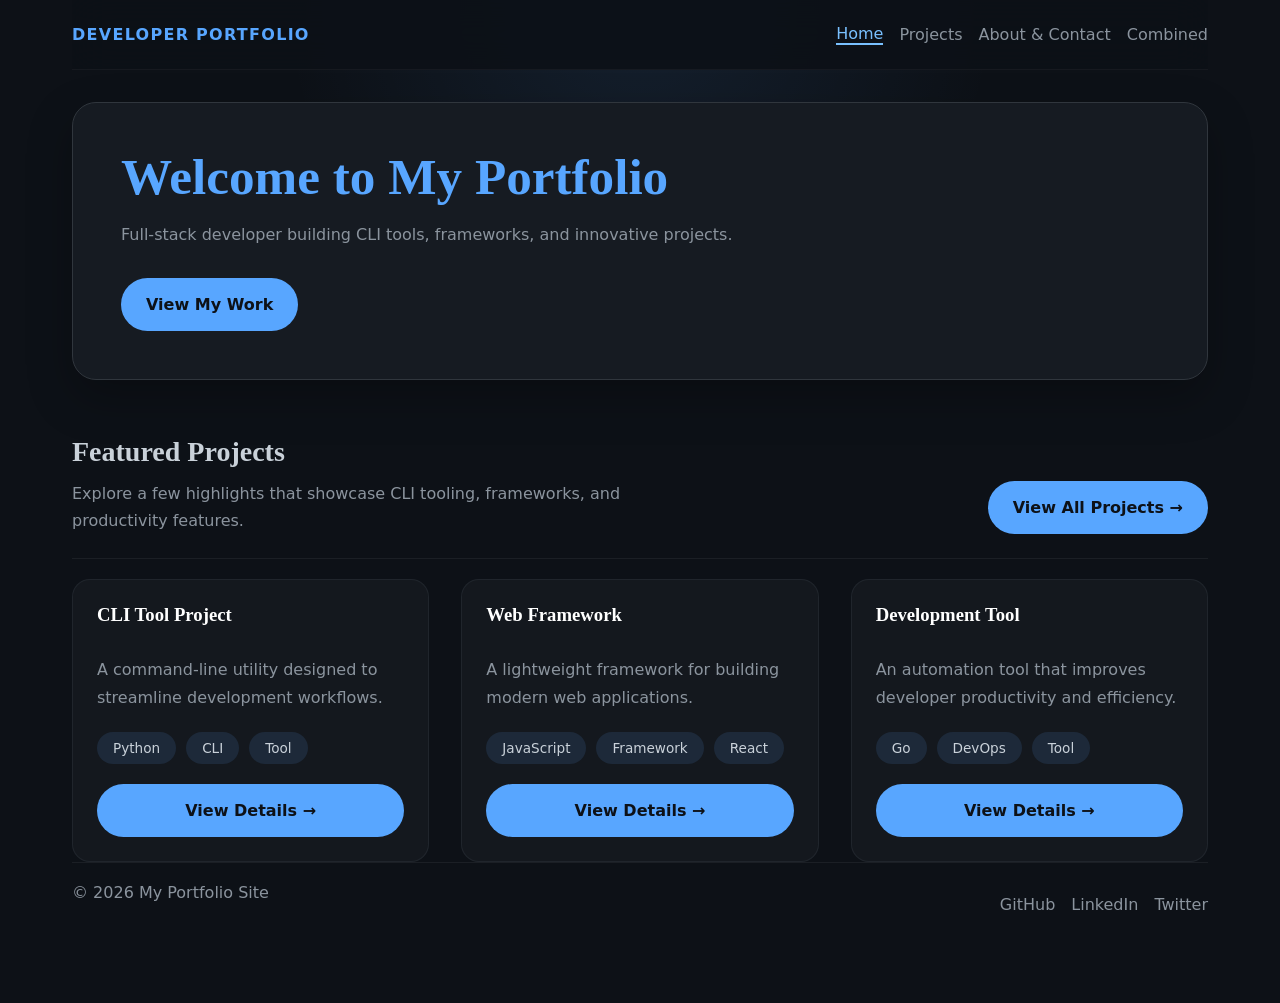
<file: index.html>
<!DOCTYPE html>
<html lang="en">
<head>
    <meta charset="UTF-8">
    <meta name="viewport" content="width=device-width, initial-scale=1.0">
    <meta http-equiv="Content-Security-Policy" content="default-src 'self'; script-src 'self'; style-src 'self' 'unsafe-inline' https://fonts.googleapis.com; font-src https://fonts.gstatic.com; img-src 'self' data:; frame-src 'self'; object-src 'none'; base-uri 'none'; form-action 'self'">
    <meta name="referrer" content="strict-origin-when-cross-origin">
    <title>Welcome to My Portfolio</title>
    <link rel="stylesheet" href="assets/css/styles.css">
</head>
<body>
    <div class="site-wrapper">
        <!-- Shared Navigation -->
        <header class="site-header">
            <nav class="header-nav" aria-label="Primary navigation">
                <a class="header-brand" href="index.html">Developer Portfolio</a>
                <div class="header-links">
                    <a href="index.html" aria-current="page">Home</a>
                    <a href="pages/projects.html">Projects</a>
                    <a href="pages/about.html">About &amp; Contact</a>
                    <a href="pages/combined.html">Combined</a>
                </div>
            </nav>
        </header>

    <!-- Page Content -->
    <main class="page-main">
        <!-- Hero Section -->
        <section class="hero">
            <h1>Welcome to My Portfolio</h1>
            <p>Full-stack developer building CLI tools, frameworks, and innovative projects.</p>
            <a href="pages/projects.html" class="cta-button">View My Work</a>
        </section>

        <!-- Featured Projects Preview -->
        <section class="featured-projects">
            <div class="featured-header">
                <div>
                    <h2>Featured Projects</h2>
                    <p>Explore a few highlights that showcase CLI tooling, frameworks, and productivity features.</p>
                </div>
                <a href="pages/projects.html" class="view-all">View All Projects →</a>
            </div>
            <div class="project-list">
                <article class="project-card">
                    <h3>CLI Tool Project</h3>
                    <p>A command-line utility designed to streamline development workflows.</p>
                    <div class="tech-tags">
                        <span class="tag">Python</span>
                        <span class="tag">CLI</span>
                        <span class="tag">Tool</span>
                    </div>
                    <a href="pages/project-detail.html" class="view-details">View Details →</a>
                </article>

                <article class="project-card">
                    <h3>Web Framework</h3>
                    <p>A lightweight framework for building modern web applications.</p>
                    <div class="tech-tags">
                        <span class="tag">JavaScript</span>
                        <span class="tag">Framework</span>
                        <span class="tag">React</span>
                    </div>
                    <a href="pages/project-detail.html" class="view-details">View Details →</a>
                </article>

                <article class="project-card">
                    <h3>Development Tool</h3>
                    <p>An automation tool that improves developer productivity and efficiency.</p>
                    <div class="tech-tags">
                        <span class="tag">Go</span>
                        <span class="tag">DevOps</span>
                        <span class="tag">Tool</span>
                    </div>
                    <a href="pages/project-detail.html" class="view-details">View Details →</a>
                </article>
            </div>
        </section>
    </main>

    <!-- Footer Element -->
    <footer class="site-footer">
        <p>&copy; 2026 My Portfolio Site</p>
        <div class="footer-links">
            <a href="https://github.com" target="_blank" rel="noopener noreferrer">GitHub</a>
            <a href="https://linkedin.com" target="_blank" rel="noopener noreferrer">LinkedIn</a>
            <a href="https://twitter.com" target="_blank" rel="noopener noreferrer">Twitter</a>
        </div>
    </footer>
    </div>
    <script src="scripts.js"></script>
</body>
</html>
</file>
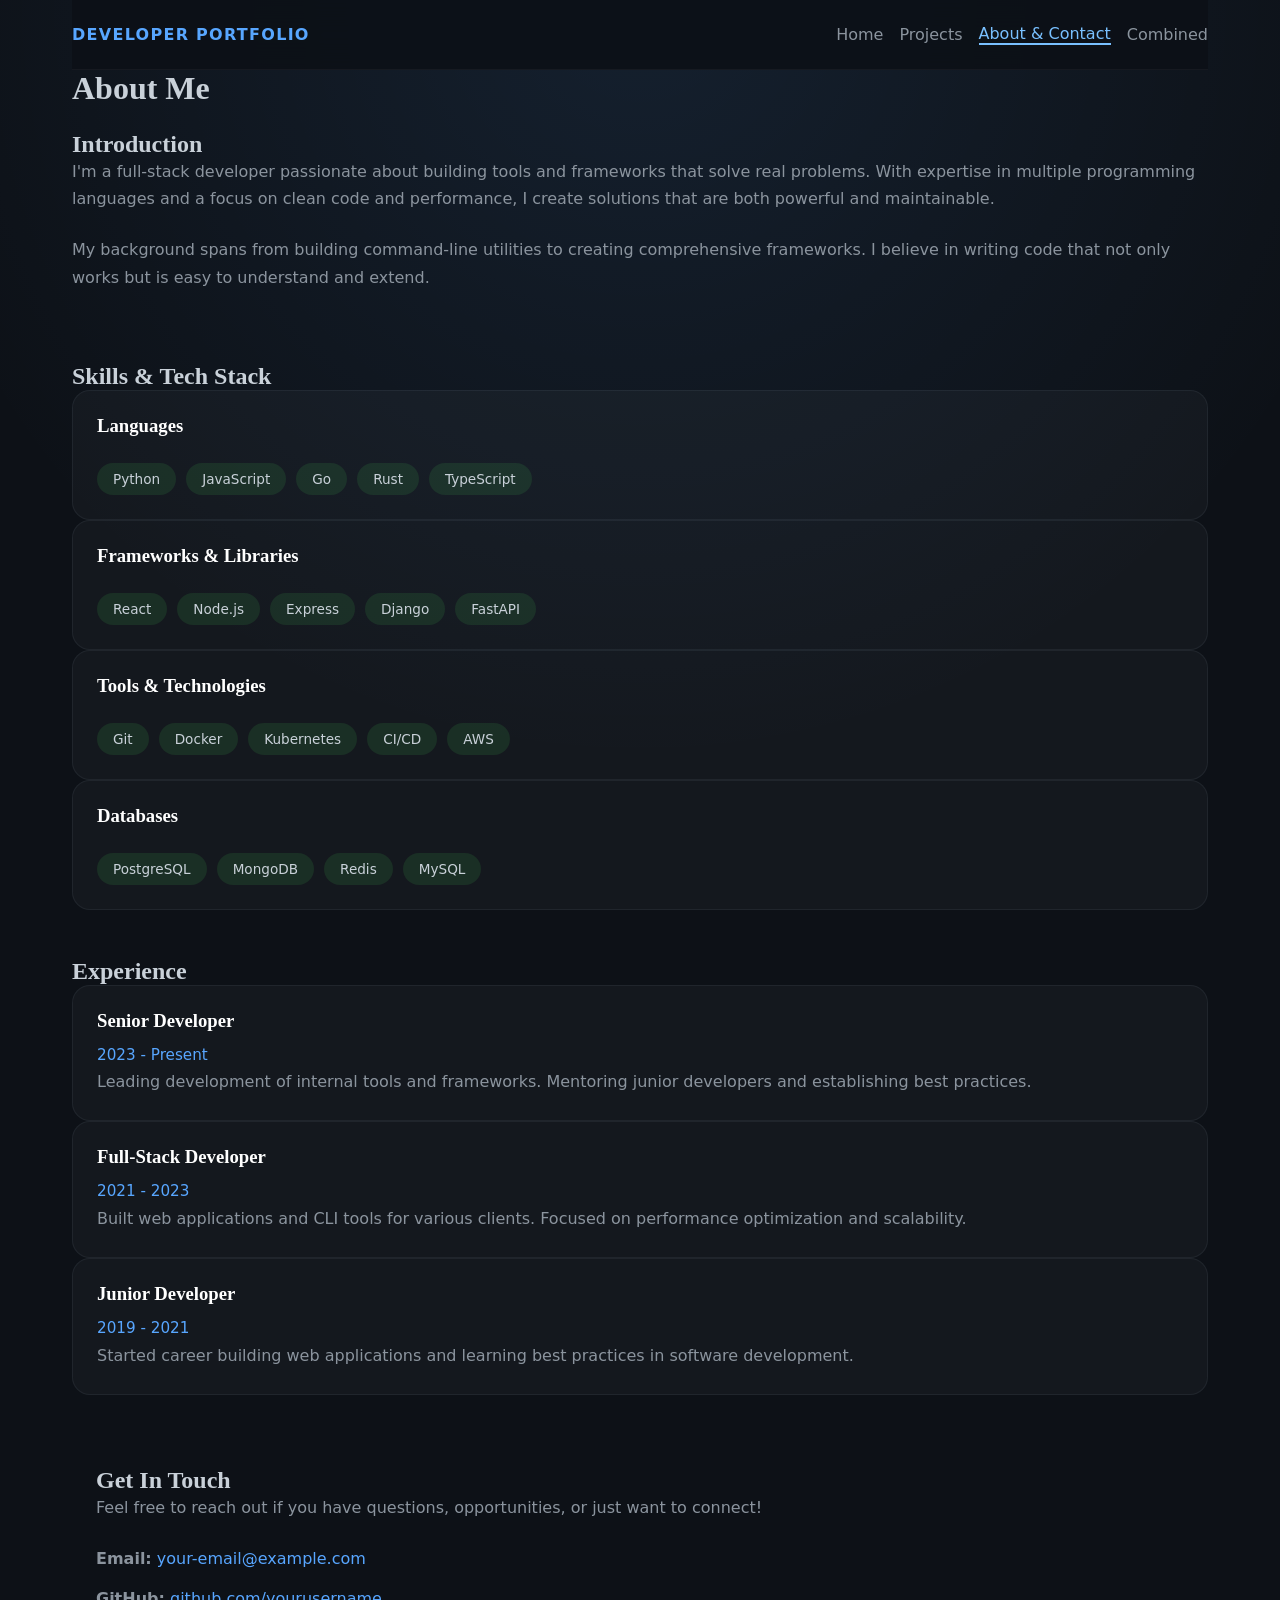
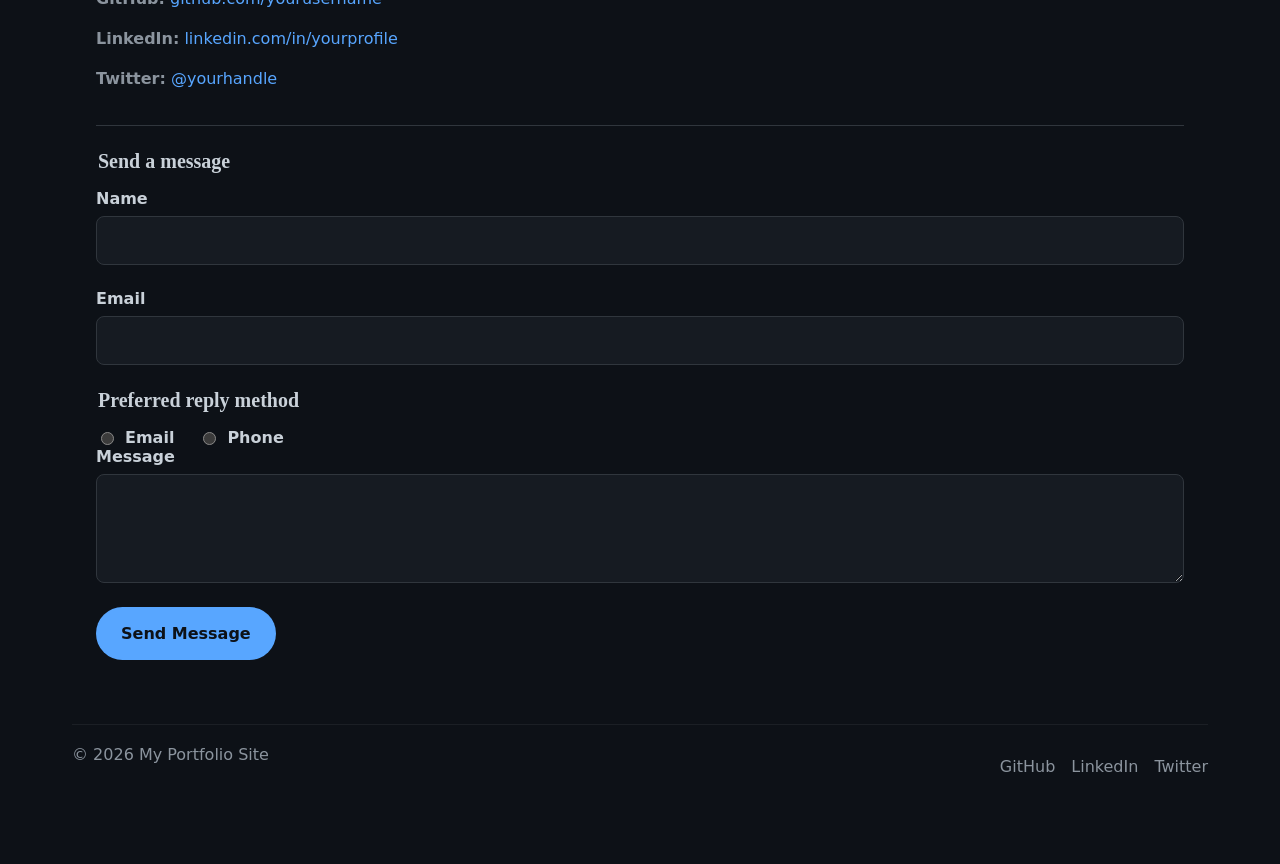
<file: pages/about.html>
<!DOCTYPE html>
<html lang="en">
<head>
    <meta charset="UTF-8">
    <meta name="viewport" content="width=device-width, initial-scale=1.0">
    <meta http-equiv="Content-Security-Policy" content="default-src 'self'; script-src 'self'; style-src 'self' 'unsafe-inline' https://fonts.googleapis.com; font-src https://fonts.gstatic.com; img-src 'self' data:; frame-src 'self'; object-src 'none'; base-uri 'none'; form-action 'self'">
    <meta name="referrer" content="strict-origin-when-cross-origin">
    <title>About &amp; Contact - My Portfolio</title>
    <link rel="stylesheet" href="../assets/css/styles.css">
</head>
<body>
    <div class="site-wrapper">

    <!-- Shared Navigation -->
    <header class="site-header">
        <nav class="header-nav" aria-label="Primary navigation">
            <a class="header-brand" href="../index.html">Developer Portfolio</a>
            <div class="header-links">
                <a href="../index.html">Home</a>
                <a href="projects.html">Projects</a>
                <a href="about.html" aria-current="page">About &amp; Contact</a>
                <a href="combined.html">Combined</a>
            </div>
        </nav>
    </header>

    <!-- Page Content -->
    <main class="page-main">
        <h1>About Me</h1>

        <!-- About Section -->
        <section class="about-section">
            <h2>Introduction</h2>
            <p>I'm a full-stack developer passionate about building tools and frameworks that solve real problems. With expertise in multiple programming languages and a focus on clean code and performance, I create solutions that are both powerful and maintainable.</p>
            <p>My background spans from building command-line utilities to creating comprehensive frameworks. I believe in writing code that not only works but is easy to understand and extend.</p>
        </section>

        <!-- Skills &amp; Tech Stack Section -->
        <section class="skills-section">
            <h2>Skills &amp; Tech Stack</h2>

            <article class="skill-category">
                <h3>Languages</h3>
                <div class="skill-list">
                    <span class="skill-tag">Python</span>
                    <span class="skill-tag">JavaScript</span>
                    <span class="skill-tag">Go</span>
                    <span class="skill-tag">Rust</span>
                    <span class="skill-tag">TypeScript</span>
                </div>
            </article>

            <article class="skill-category">
                <h3>Frameworks &amp; Libraries</h3>
                <div class="skill-list">
                    <span class="skill-tag">React</span>
                    <span class="skill-tag">Node.js</span>
                    <span class="skill-tag">Express</span>
                    <span class="skill-tag">Django</span>
                    <span class="skill-tag">FastAPI</span>
                </div>
            </article>

            <article class="skill-category">
                <h3>Tools &amp; Technologies</h3>
                <div class="skill-list">
                    <span class="skill-tag">Git</span>
                    <span class="skill-tag">Docker</span>
                    <span class="skill-tag">Kubernetes</span>
                    <span class="skill-tag">CI/CD</span>
                    <span class="skill-tag">AWS</span>
                </div>
            </article>

            <article class="skill-category">
                <h3>Databases</h3>
                <div class="skill-list">
                    <span class="skill-tag">PostgreSQL</span>
                    <span class="skill-tag">MongoDB</span>
                    <span class="skill-tag">Redis</span>
                    <span class="skill-tag">MySQL</span>
                </div>
            </article>
        </section>

        <!-- Experience Section -->
        <section class="experience-section">
            <h2>Experience</h2>

            <article class="experience-item">
                <h3>Senior Developer</h3>
                <p class="time-period">2023 - Present</p>
                <p>Leading development of internal tools and frameworks. Mentoring junior developers and establishing best practices.</p>
            </article>

            <article class="experience-item">
                <h3>Full-Stack Developer</h3>
                <p class="time-period">2021 - 2023</p>
                <p>Built web applications and CLI tools for various clients. Focused on performance optimization and scalability.</p>
            </article>

            <article class="experience-item">
                <h3>Junior Developer</h3>
                <p class="time-period">2019 - 2021</p>
                <p>Started career building web applications and learning best practices in software development.</p>
            </article>
        </section>

        <!-- Contact Section -->
        <section class="contact-section">
            <h2>Get In Touch</h2>
            <p>Feel free to reach out if you have questions, opportunities, or just want to connect!</p>

            <div class="contact-info">
                <p>
                    <strong>Email:</strong>
                    <a href="mailto:your-email@example.com">your-email@example.com</a>
                </p>
                <p>
                    <strong>GitHub:</strong>
                    <a href="https://github.com/yourusername" target="_blank" rel="noopener noreferrer">github.com/yourusername</a>
                </p>
                <p>
                    <strong>LinkedIn:</strong>
                    <a href="https://linkedin.com/in/yourprofile" target="_blank" rel="noopener noreferrer">linkedin.com/in/yourprofile</a>
                </p>
                <p>
                    <strong>Twitter:</strong>
                    <a href="https://twitter.com/yourhandle" target="_blank" rel="noopener noreferrer">@yourhandle</a>
                </p>
            </div>

            <form class="contact-form" novalidate>
                <fieldset>
                    <legend>Send a message</legend>

                    <div class="form-field">
                        <label for="contact-name">Name</label>
                        <input id="contact-name" name="name" type="text" autocomplete="name" required aria-describedby="name-error">
                        <p class="error-message" id="name-error">Enter your name.</p>
                    </div>

                    <div class="form-field">
                        <label for="contact-email">Email</label>
                        <input id="contact-email" name="email" type="email" autocomplete="email" required aria-describedby="email-error">
                        <p class="error-message" id="email-error">Enter a valid email address.</p>
                    </div>

                    <fieldset class="contact-method-group">
                        <legend>Preferred reply method</legend>
                        <div class="radio-options">
                            <div>
                                <input id="reply-email" name="reply-method" type="radio" value="email" required aria-describedby="reply-error">
                                <label for="reply-email">Email</label>
                            </div>
                            <div>
                                <input id="reply-phone" name="reply-method" type="radio" value="phone" aria-describedby="reply-error">
                                <label for="reply-phone">Phone</label>
                            </div>
                        </div>
                        <p class="error-message" id="reply-error">Choose a preferred reply method.</p>
                    </fieldset>

                    <div class="form-field">
                        <label for="contact-message">Message</label>
                        <textarea id="contact-message" name="message" rows="5" required aria-describedby="message-error"></textarea>
                        <p class="error-message" id="message-error">Enter a brief message.</p>
                    </div>

                    <button class="cta-button" type="submit">Send Message</button>
                    <p class="form-status" role="status" aria-live="polite"></p>
                </fieldset>
            </form>
        </section>
    </main>

    <!-- Footer Element -->
    <footer class="site-footer">
        <p>&copy; 2026 My Portfolio Site</p>
        <div class="footer-links">
            <a href="https://github.com" target="_blank" rel="noopener noreferrer">GitHub</a>
            <a href="https://linkedin.com" target="_blank" rel="noopener noreferrer">LinkedIn</a>
            <a href="https://twitter.com" target="_blank" rel="noopener noreferrer">Twitter</a>
        </div>
    </footer>
    </div>
    <script src="../scripts.js"></script>
</body>
</html>
</file>
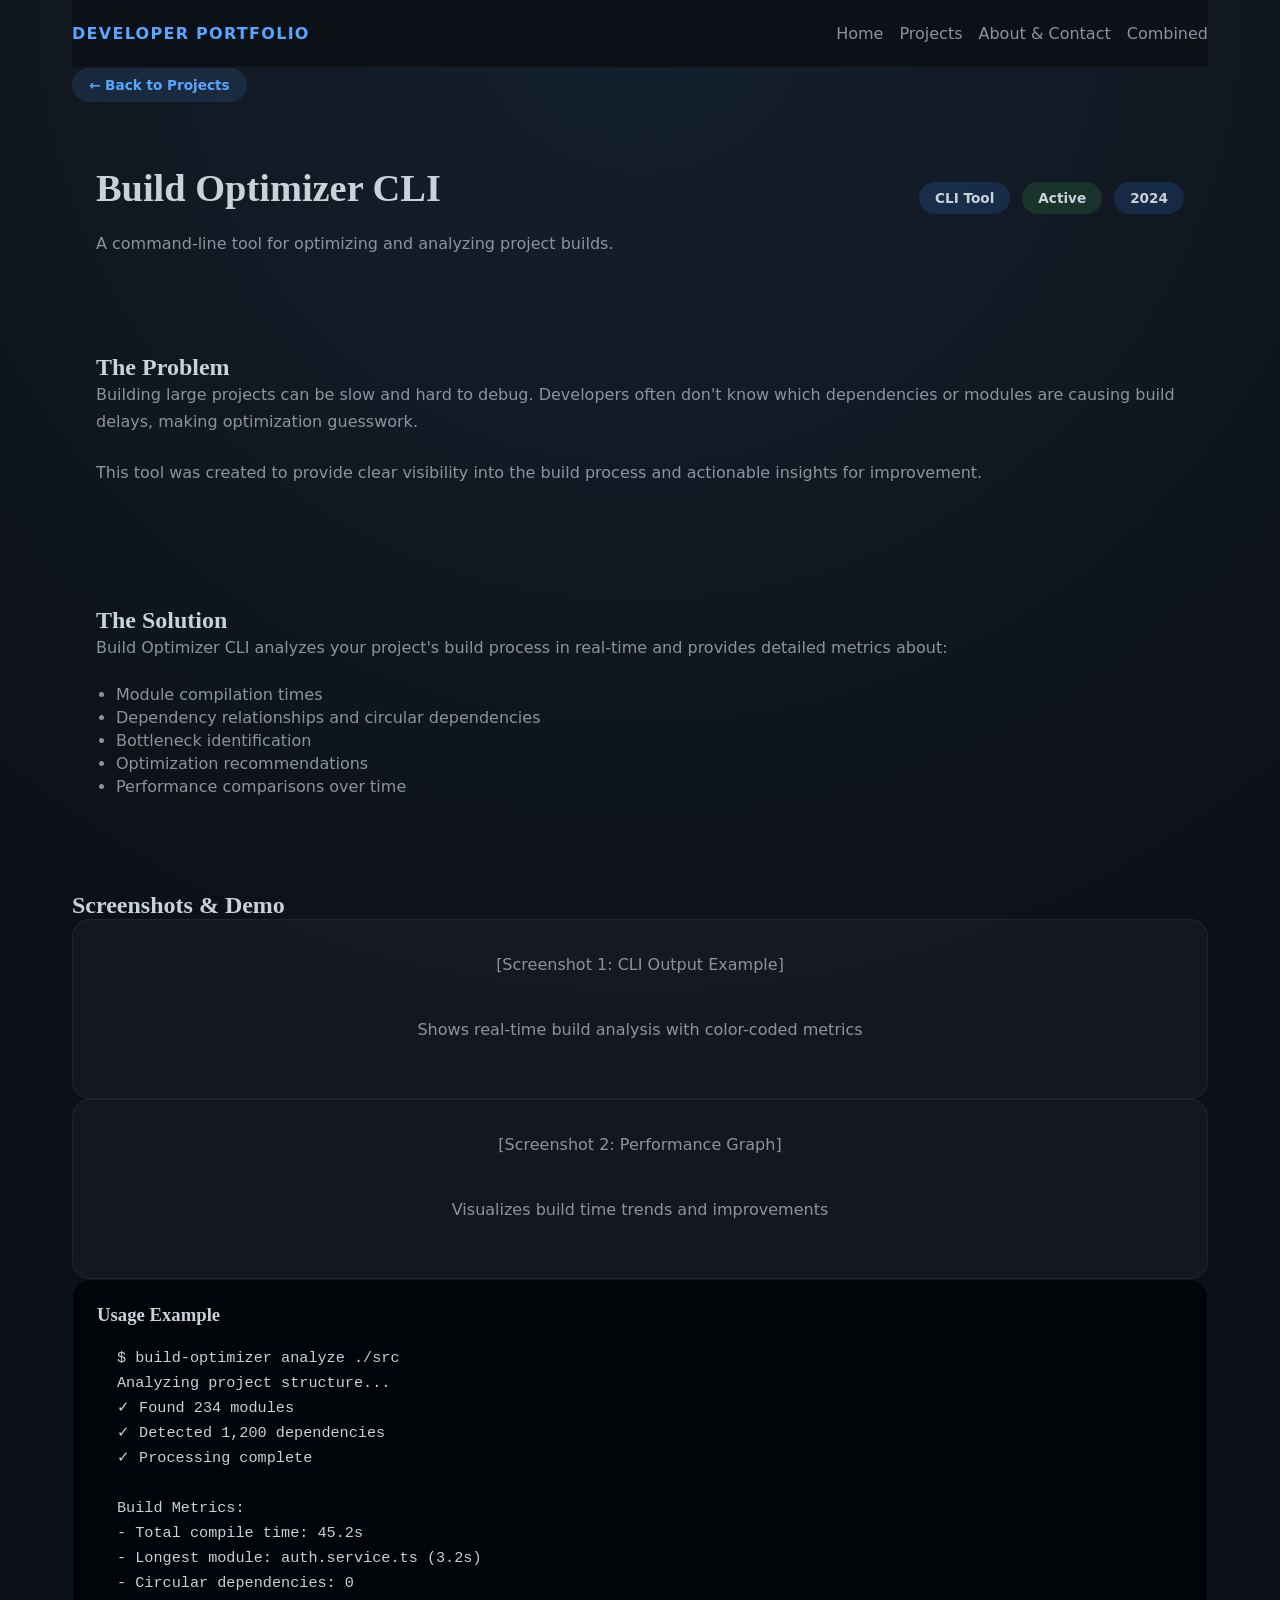
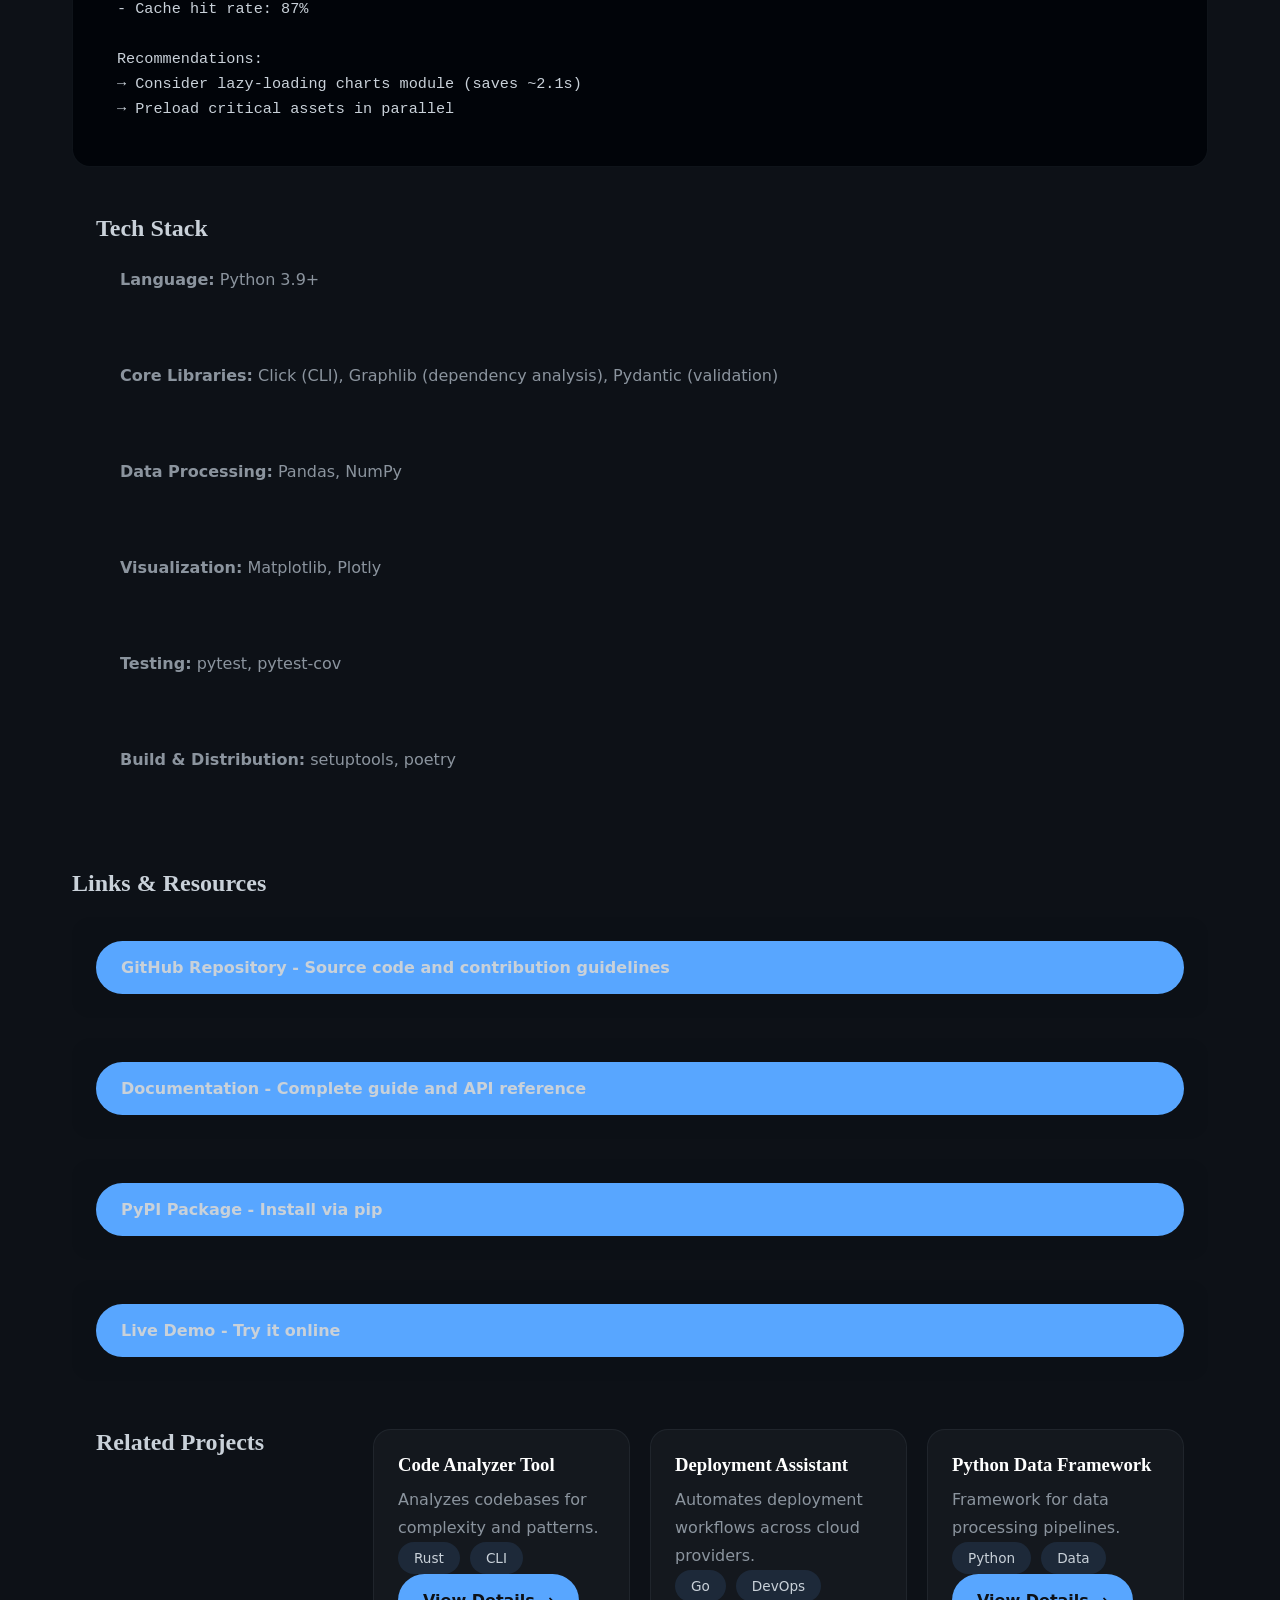
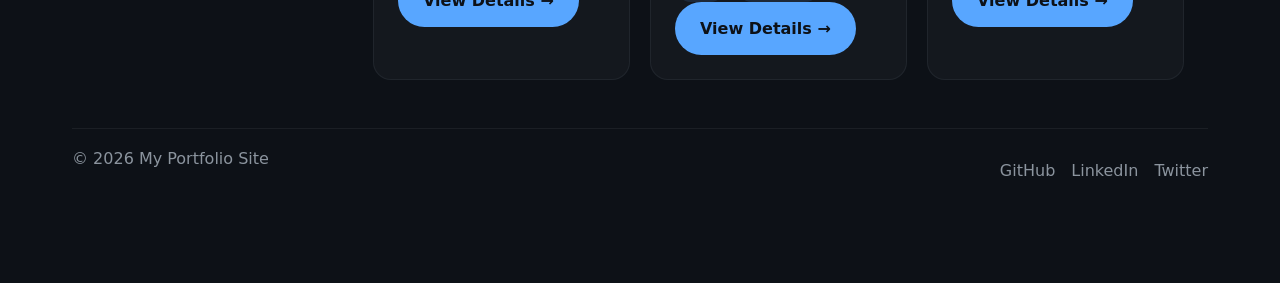
<file: pages/project-detail.html>
<!DOCTYPE html>
<html lang="en">
<head>
    <meta charset="UTF-8">
    <meta name="viewport" content="width=device-width, initial-scale=1.0">
    <meta http-equiv="Content-Security-Policy" content="default-src 'self'; script-src 'self'; style-src 'self' 'unsafe-inline' https://fonts.googleapis.com; font-src https://fonts.gstatic.com; img-src 'self' data:; frame-src 'self'; object-src 'none'; base-uri 'none'; form-action 'self'">
    <meta name="referrer" content="strict-origin-when-cross-origin">
    <title>Project Details - My Portfolio</title>
    <link rel="stylesheet" href="../assets/css/styles.css">
</head>
<body>
    <div class="site-wrapper">

    <!-- Shared Navigation -->
    <header class="site-header">
        <nav class="header-nav" aria-label="Primary navigation">
            <span class="header-brand">Developer Portfolio</span>
            <div class="header-links">
                <a href="index.html">Home</a>
                <a href="projects.html">Projects</a>
                <a href="about.html">About & Contact</a>
                <a href="combined.html">Combined</a>
            </div>
        </nav>
    </header>

    <!-- Page Content -->
    <main class="page-main">
        <!-- Back Button -->
        <nav class="breadcrumb">
            <a href="projects.html">← Back to Projects</a>
        </nav>

        <!-- Project Hero -->
        <section class="project-hero">
            <div class="project-header">
                <h1>Build Optimizer CLI</h1>
                <div class="project-metadata">
                    <span class="category-badge">CLI Tool</span>
                    <span class="status-badge">Active</span>
                    <span class="year">2024</span>
                </div>
            </div>
            <p class="project-tagline">A command-line tool for optimizing and analyzing project builds.</p>
        </section>

        <!-- Problem Statement -->
        <section class="problem-statement">
            <h2>The Problem</h2>
            <p>Building large projects can be slow and hard to debug. Developers often don't know which dependencies or modules are causing build delays, making optimization guesswork.</p>
            <p>This tool was created to provide clear visibility into the build process and actionable insights for improvement.</p>
        </section>

        <!-- Solution & Features -->
        <section class="solution-section">
            <h2>The Solution</h2>
            <p>Build Optimizer CLI analyzes your project's build process in real-time and provides detailed metrics about:</p>
            <ul>
                <li>Module compilation times</li>
                <li>Dependency relationships and circular dependencies</li>
                <li>Bottleneck identification</li>
                <li>Optimization recommendations</li>
                <li>Performance comparisons over time</li>
            </ul>
        </section>

        <!-- Visual Content / Screenshots -->
        <section class="visual-content">
            <h2>Screenshots & Demo</h2>
            <div class="screenshot-placeholder">
                <p>[Screenshot 1: CLI Output Example]</p>
                <p>Shows real-time build analysis with color-coded metrics</p>
            </div>
            <div class="screenshot-placeholder">
                <p>[Screenshot 2: Performance Graph]</p>
                <p>Visualizes build time trends and improvements</p>
            </div>
            <div class="code-snippet">
                <h3>Usage Example</h3>
                <pre><code>$ build-optimizer analyze ./src
Analyzing project structure...
✓ Found 234 modules
✓ Detected 1,200 dependencies
✓ Processing complete

Build Metrics:
- Total compile time: 45.2s
- Longest module: auth.service.ts (3.2s)
- Circular dependencies: 0
- Cache hit rate: 87%

Recommendations:
→ Consider lazy-loading charts module (saves ~2.1s)
→ Preload critical assets in parallel</code></pre>
            </div>
        </section>

        <!-- Tech Stack -->
        <section class="tech-stack-section">
            <h2>Tech Stack</h2>
            <div class="tech-stack-list">
                <div class="tech-item">
                    <strong>Language:</strong> Python 3.9+
                </div>
                <div class="tech-item">
                    <strong>Core Libraries:</strong> Click (CLI), Graphlib (dependency analysis), Pydantic (validation)
                </div>
                <div class="tech-item">
                    <strong>Data Processing:</strong> Pandas, NumPy
                </div>
                <div class="tech-item">
                    <strong>Visualization:</strong> Matplotlib, Plotly
                </div>
                <div class="tech-item">
                    <strong>Testing:</strong> pytest, pytest-cov
                </div>
                <div class="tech-item">
                    <strong>Build & Distribution:</strong> setuptools, poetry
                </div>
            </div>
        </section>

        <!-- Project Links -->
        <section class="project-links">
            <h2>Links & Resources</h2>
            <div class="link-group">
                <a href="https://github.com/username/build-optimizer" target="_blank" rel="noopener noreferrer" class="project-link">
                    <strong>GitHub Repository</strong> - Source code and contribution guidelines
                </a>
            </div>
            <div class="link-group">
                <a href="https://build-optimizer-docs.example.com" target="_blank" rel="noopener noreferrer" class="project-link">
                    <strong>Documentation</strong> - Complete guide and API reference
                </a>
            </div>
            <div class="link-group">
                <a href="https://pypi.org/project/build-optimizer" target="_blank" rel="noopener noreferrer" class="project-link">
                    <strong>PyPI Package</strong> - Install via pip
                </a>
            </div>
            <div class="link-group">
                <a href="https://demo.build-optimizer.example.com" target="_blank" rel="noopener noreferrer" class="project-link">
                    <strong>Live Demo</strong> - Try it online
                </a>
            </div>
        </section>

        <!-- Related Projects -->
        <section class="related-projects">
            <h2>Related Projects</h2>
            
            <article class="related-project-card">
                <h3>Code Analyzer Tool</h3>
                <p>Analyzes codebases for complexity and patterns.</p>
                <div class="tech-tags">
                    <span class="tag">Rust</span>
                    <span class="tag">CLI</span>
                </div>
                <a href="project-detail.html?project=code-analyzer" class="view-details">View Details →</a>
            </article>

            <article class="related-project-card">
                <h3>Deployment Assistant</h3>
                <p>Automates deployment workflows across cloud providers.</p>
                <div class="tech-tags">
                    <span class="tag">Go</span>
                    <span class="tag">DevOps</span>
                </div>
                <a href="project-detail.html?project=deploy-assistant" class="view-details">View Details →</a>
            </article>

            <article class="related-project-card">
                <h3>Python Data Framework</h3>
                <p>Framework for data processing pipelines.</p>
                <div class="tech-tags">
                    <span class="tag">Python</span>
                    <span class="tag">Data</span>
                </div>
                <a href="project-detail.html?project=data-framework" class="view-details">View Details →</a>
            </article>
        </section>
    </main>

    <!-- Footer Element -->
    <footer class="site-footer">
        <p>&copy; 2026 My Portfolio Site</p>
        <div class="footer-links">
            <a href="https://github.com" target="_blank" rel="noopener noreferrer">GitHub</a>
            <a href="https://linkedin.com" target="_blank" rel="noopener noreferrer">LinkedIn</a>
            <a href="https://twitter.com" target="_blank" rel="noopener noreferrer">Twitter</a>
        </div>
    </footer>
    </div>
    <script src="../scripts.js"></script>
</body>
</html>
</file>
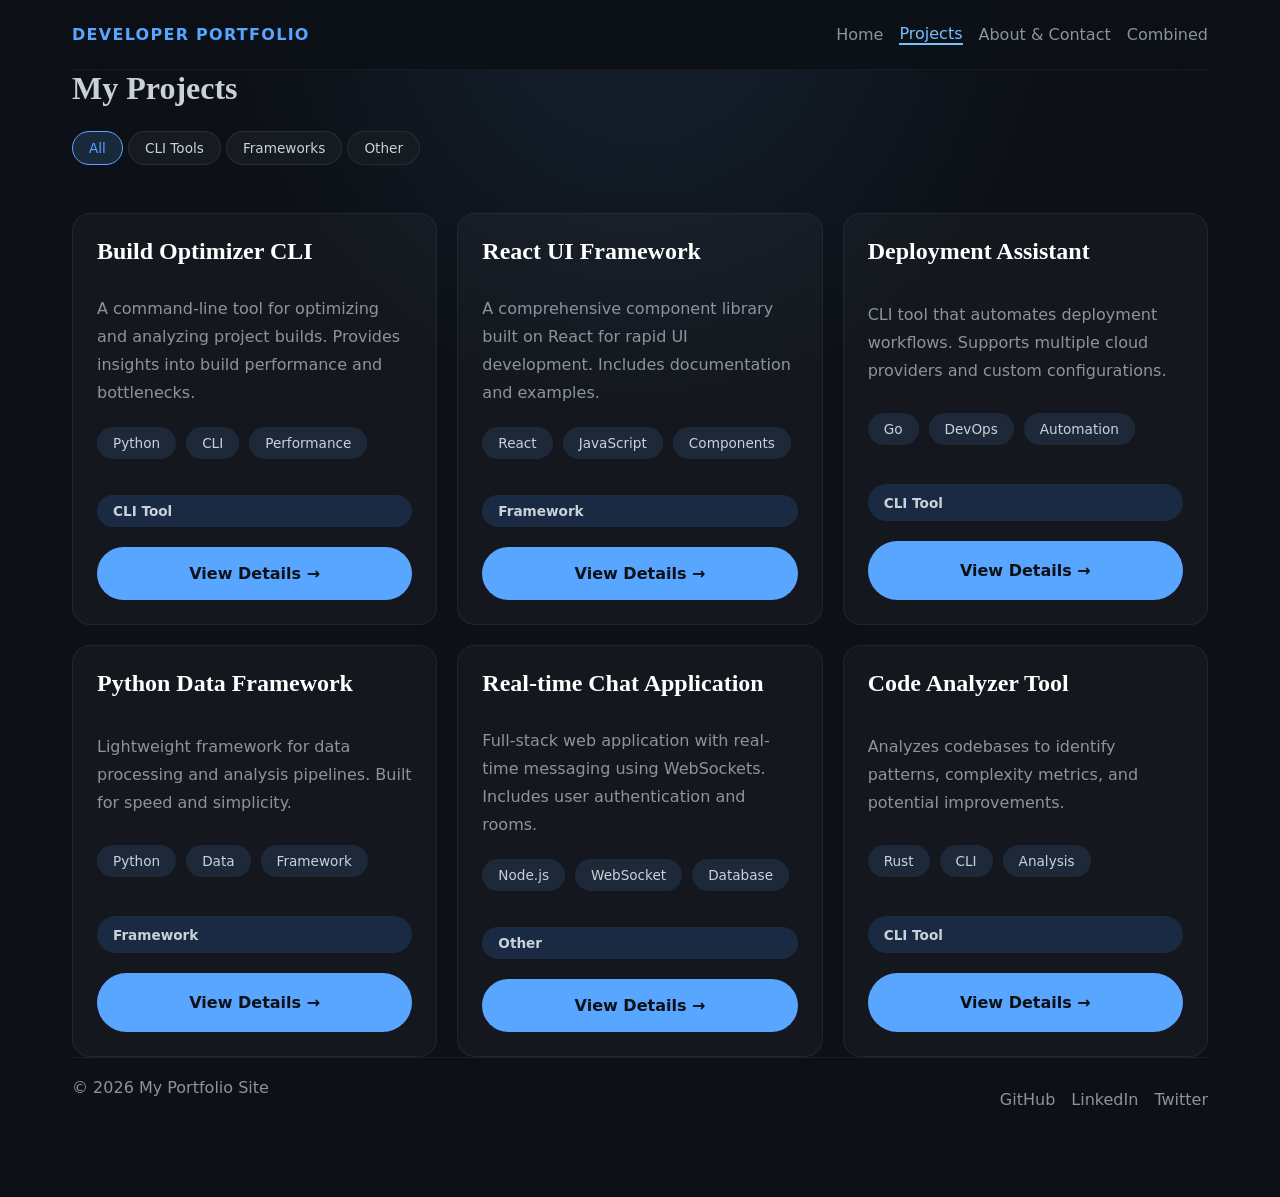
<file: pages/projects.html>
<!DOCTYPE html>
<html lang="en">
<head>
    <meta charset="UTF-8">
    <meta name="viewport" content="width=device-width, initial-scale=1.0">
    <meta http-equiv="Content-Security-Policy" content="default-src 'self'; script-src 'self'; style-src 'self' 'unsafe-inline' https://fonts.googleapis.com; font-src https://fonts.gstatic.com; img-src 'self' data:; frame-src 'self'; object-src 'none'; base-uri 'none'; form-action 'self'">
    <meta name="referrer" content="strict-origin-when-cross-origin">
    <title>Projects - My Portfolio</title>
    <link rel="stylesheet" href="../assets/css/styles.css">
</head>
<body>
    <div class="site-wrapper">

    <!-- Shared Navigation -->
    <header class="site-header">
        <nav class="header-nav" aria-label="Primary navigation">
            <a class="header-brand" href="../index.html">Developer Portfolio</a>
            <div class="header-links">
                <a href="../index.html">Home</a>
                <a href="projects.html" aria-current="page">Projects</a>
                <a href="about.html">About &amp; Contact</a>
                <a href="combined.html">Combined</a>
            </div>
        </nav>
    </header>

    <!-- Page Content -->
    <main class="page-main">
        <h1>My Projects</h1>

        <!-- Project Filters -->
        <section class="filters">
            <button type="button" class="filter-btn active" data-filter="all">All</button>
            <button type="button" class="filter-btn" data-filter="cli-tools">CLI Tools</button>
            <button type="button" class="filter-btn" data-filter="frameworks">Frameworks</button>
            <button type="button" class="filter-btn" data-filter="other">Other</button>
        </section>

        <!-- Projects Grid -->
        <section class="projects-grid">

            <article class="project-card" data-category="cli-tools">
                <h2>Build Optimizer CLI</h2>
                <p>A command-line tool for optimizing and analyzing project builds. Provides insights into build performance and bottlenecks.</p>
                <div class="tech-tags">
                    <span class="tag">Python</span>
                    <span class="tag">CLI</span>
                    <span class="tag">Performance</span>
                </div>
                <div class="category-badge">CLI Tool</div>
                <a href="project-detail.html?project=build-optimizer" class="view-details">View Details →</a>
            </article>

            <article class="project-card" data-category="frameworks">
                <h2>React UI Framework</h2>
                <p>A comprehensive component library built on React for rapid UI development. Includes documentation and examples.</p>
                <div class="tech-tags">
                    <span class="tag">React</span>
                    <span class="tag">JavaScript</span>
                    <span class="tag">Components</span>
                </div>
                <div class="category-badge">Framework</div>
                <a href="project-detail.html?project=react-ui" class="view-details">View Details →</a>
            </article>

            <article class="project-card" data-category="cli-tools">
                <h2>Deployment Assistant</h2>
                <p>CLI tool that automates deployment workflows. Supports multiple cloud providers and custom configurations.</p>
                <div class="tech-tags">
                    <span class="tag">Go</span>
                    <span class="tag">DevOps</span>
                    <span class="tag">Automation</span>
                </div>
                <div class="category-badge">CLI Tool</div>
                <a href="project-detail.html?project=deploy-assistant" class="view-details">View Details →</a>
            </article>

            <article class="project-card" data-category="frameworks">
                <h2>Python Data Framework</h2>
                <p>Lightweight framework for data processing and analysis pipelines. Built for speed and simplicity.</p>
                <div class="tech-tags">
                    <span class="tag">Python</span>
                    <span class="tag">Data</span>
                    <span class="tag">Framework</span>
                </div>
                <div class="category-badge">Framework</div>
                <a href="project-detail.html?project=data-framework" class="view-details">View Details →</a>
            </article>

            <article class="project-card" data-category="other">
                <h2>Real-time Chat Application</h2>
                <p>Full-stack web application with real-time messaging using WebSockets. Includes user authentication and rooms.</p>
                <div class="tech-tags">
                    <span class="tag">Node.js</span>
                    <span class="tag">WebSocket</span>
                    <span class="tag">Database</span>
                </div>
                <div class="category-badge">Other</div>
                <a href="project-detail.html?project=chat-app" class="view-details">View Details →</a>
            </article>

            <article class="project-card" data-category="cli-tools">
                <h2>Code Analyzer Tool</h2>
                <p>Analyzes codebases to identify patterns, complexity metrics, and potential improvements.</p>
                <div class="tech-tags">
                    <span class="tag">Rust</span>
                    <span class="tag">CLI</span>
                    <span class="tag">Analysis</span>
                </div>
                <div class="category-badge">CLI Tool</div>
                <a href="project-detail.html?project=code-analyzer" class="view-details">View Details →</a>
            </article>

        </section>
    </main>

    <!-- Footer Element -->
    <footer class="site-footer">
        <p>&copy; 2026 My Portfolio Site</p>
        <div class="footer-links">
            <a href="https://github.com" target="_blank" rel="noopener noreferrer">GitHub</a>
            <a href="https://linkedin.com" target="_blank" rel="noopener noreferrer">LinkedIn</a>
            <a href="https://twitter.com" target="_blank" rel="noopener noreferrer">Twitter</a>
        </div>
    </footer>
    </div>
    <script src="../scripts.js"></script>
</body>
</html>
</file>
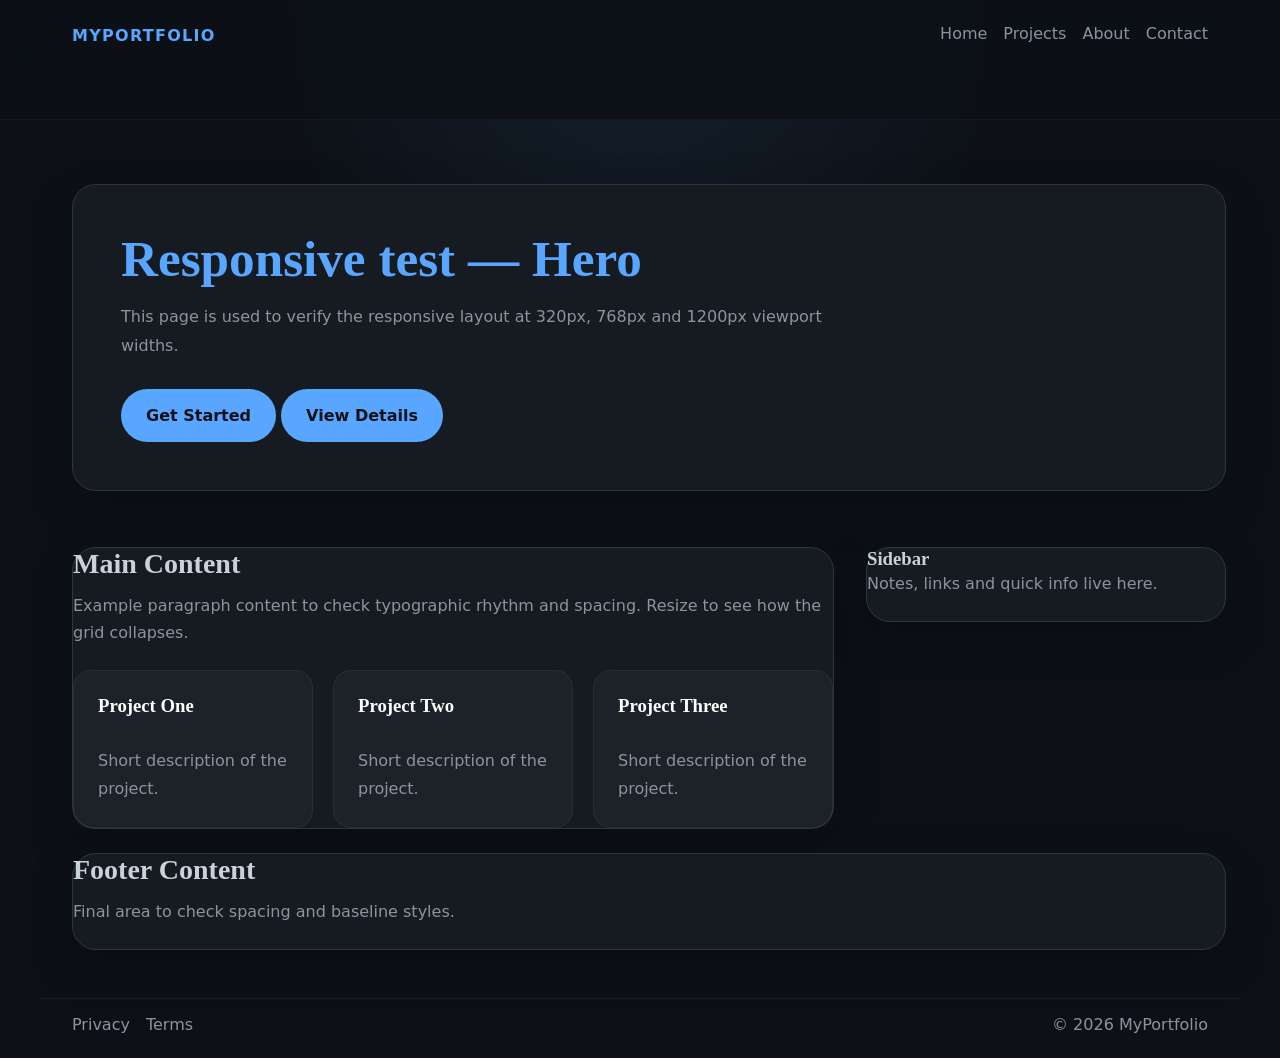
<file: pages/responsive-test.html>
<!doctype html>
<html lang="en">
<head>
  <meta charset="utf-8" />
  <meta name="viewport" content="width=device-width, initial-scale=1" />
  <meta http-equiv="Content-Security-Policy" content="default-src 'self'; script-src 'self'; style-src 'self' 'unsafe-inline' https://fonts.googleapis.com; font-src https://fonts.gstatic.com; img-src 'self' data:; frame-src 'self'; object-src 'none'; base-uri 'none'; form-action 'self'">
  <meta name="referrer" content="strict-origin-when-cross-origin">
  <title>Responsive Test</title>
  <link rel="stylesheet" href="../assets/css/styles.css">
</head>
<body>
  <header class="site-header">
    <div class="site-wrapper header-nav">
      <div class="header-brand">MyPortfolio</div>
      <nav class="header-links">
        <ul>
          <li><a href="#">Home</a></li>
          <li><a href="#">Projects</a></li>
          <li><a href="#">About</a></li>
          <li><a href="#">Contact</a></li>
        </ul>
      </nav>
    </div>
  </header>

  <main id="main" class="site-wrapper page-main">
    <section class="hero">
      <h1>Responsive test — Hero</h1>
      <p>This page is used to verify the responsive layout at 320px, 768px and 1200px viewport widths.</p>
      <div class="cta-row">
        <a class="cta-button" href="#">Get Started</a>
        <a class="view-details" href="#">View Details</a>
      </div>
    </section>

    <section class="two-column">
      <main class="content">
        <article class="section-block">
          <h2 class="section-title">Main Content</h2>
          <p>Example paragraph content to check typographic rhythm and spacing. Resize to see how the grid collapses.</p>

          <div class="projects-grid">
            <div class="project-card">
              <h3>Project One</h3>
              <p class="text-muted">Short description of the project.</p>
            </div>
            <div class="project-card">
              <h3>Project Two</h3>
              <p class="text-muted">Short description of the project.</p>
            </div>
            <div class="project-card">
              <h3>Project Three</h3>
              <p class="text-muted">Short description of the project.</p>
            </div>
          </div>
        </article>
      </main>

      <aside class="sidebar">
        <div class="section-block">
          <h3>Sidebar</h3>
          <p class="text-muted">Notes, links and quick info live here.</p>
        </div>
      </aside>
    </section>

    <section class="section-block">
      <h2 class="section-title">Footer Content</h2>
      <p>Final area to check spacing and baseline styles.</p>
    </section>
  </main>

  <footer class="site-footer site-wrapper">
    <div class="footer-links">
      <a href="#">Privacy</a>
      <a href="#">Terms</a>
    </div>
    <div class="text-muted">© 2026 MyPortfolio</div>
  </footer>
</body>
</html>
</file>
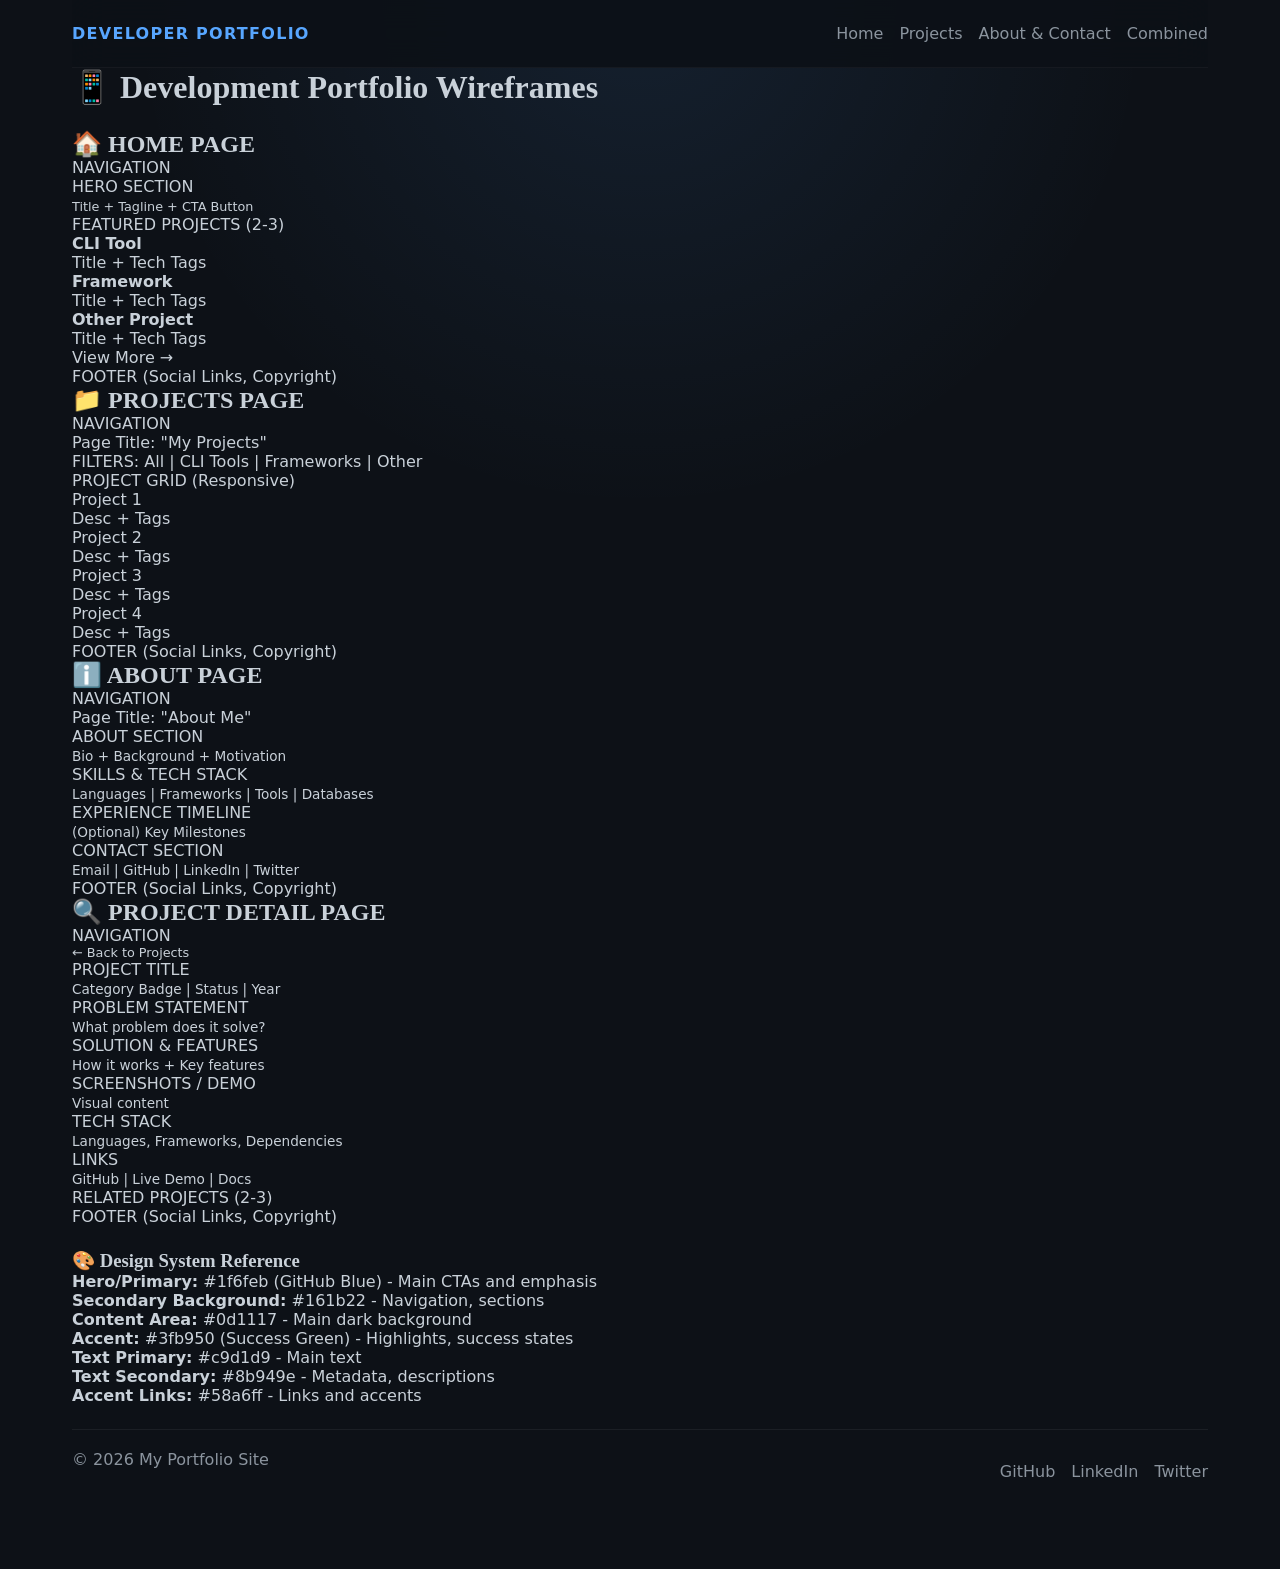
<file: pages/wireframe.html>
<!DOCTYPE html>
<html lang="en">
<head>
    <meta charset="UTF-8">
    <meta name="viewport" content="width=device-width, initial-scale=1.0">
    <meta http-equiv="Content-Security-Policy" content="default-src 'self'; script-src 'self'; style-src 'self' 'unsafe-inline' https://fonts.googleapis.com; font-src https://fonts.gstatic.com; img-src 'self' data:; frame-src 'self'; object-src 'none'; base-uri 'none'; form-action 'self'">
    <meta name="referrer" content="strict-origin-when-cross-origin">
    <title>Development Portfolio Wireframes</title>
    <link rel="stylesheet" href="../assets/css/styles.css">
</head>
<body>
    <div class="site-wrapper">
        <header class="site-header" aria-label="Primary navigation">
            <nav class="header-nav">
                <span class="header-brand">Developer Portfolio</span>
                <div class="header-links">
                    <a href="index.html">Home</a>
                    <a href="projects.html">Projects</a>
                    <a href="about.html">About & Contact</a>
                    <a href="combined.html">Combined</a>
                </div>
            </nav>
        </header>
        <main class="page-main">
        <h1>📱 Development Portfolio Wireframes</h1>
        
        <div class="wireframes-grid">
            <!-- HOME PAGE -->
            <div class="wireframe">
                <h2>🏠 HOME PAGE</h2>
                
                <div class="wf-section wf-header">NAVIGATION</div>
                
                <div class="wf-section wf-hero">
                    HERO SECTION<br>
                    <span style="font-size: 0.8em;">Title + Tagline + CTA Button</span>
                </div>
                
                <div class="wf-section wf-main">FEATURED PROJECTS (2-3)</div>
                
                <div class="wf-grid">
                    <div class="wf-card">
                        <strong>CLI Tool</strong><br>
                        Title + Tech Tags
                    </div>
                    <div class="wf-card">
                        <strong>Framework</strong><br>
                        Title + Tech Tags
                    </div>
                    <div class="wf-card">
                        <strong>Other Project</strong><br>
                        Title + Tech Tags
                    </div>
                    <div class="wf-card">
                        View More →
                    </div>
                </div>
                
                <div class="wf-section wf-footer">FOOTER (Social Links, Copyright)</div>
            </div>
            
            <!-- PROJECTS PAGE -->
            <div class="wireframe">
                <h2>📁 PROJECTS PAGE</h2>
                
                <div class="wf-section wf-header">NAVIGATION</div>
                
                <div class="wf-section">Page Title: "My Projects"</div>
                
                <div class="wf-section wf-nav">
                    FILTERS: All | CLI Tools | Frameworks | Other
                </div>
                
                <div class="wf-section wf-main">PROJECT GRID (Responsive)</div>
                
                <div class="wf-grid">
                    <div class="wf-card">
                        Project 1<br>
                        Desc + Tags
                    </div>
                    <div class="wf-card">
                        Project 2<br>
                        Desc + Tags
                    </div>
                    <div class="wf-card">
                        Project 3<br>
                        Desc + Tags
                    </div>
                    <div class="wf-card">
                        Project 4<br>
                        Desc + Tags
                    </div>
                </div>
                
                <div class="wf-section wf-footer">FOOTER (Social Links, Copyright)</div>
            </div>
            
            <!-- ABOUT PAGE -->
            <div class="wireframe">
                <h2>ℹ️ ABOUT PAGE</h2>
                
                <div class="wf-section wf-header">NAVIGATION</div>
                
                <div class="wf-section">Page Title: "About Me"</div>
                
                <div class="wf-section">
                    ABOUT SECTION<br>
                    <span style="font-size: 0.85em;">Bio + Background + Motivation</span>
                </div>
                
                <div class="wf-section">
                    SKILLS & TECH STACK<br>
                    <span style="font-size: 0.85em;">Languages | Frameworks | Tools | Databases</span>
                </div>
                
                <div class="wf-section">
                    EXPERIENCE TIMELINE<br>
                    <span style="font-size: 0.85em;">(Optional) Key Milestones</span>
                </div>
                
                <div class="wf-section">
                    CONTACT SECTION<br>
                    <span style="font-size: 0.85em;">Email | GitHub | LinkedIn | Twitter</span>
                </div>
                
                <div class="wf-section wf-footer">FOOTER (Social Links, Copyright)</div>
            </div>
            
            <!-- PROJECT DETAIL PAGE -->
            <div class="wireframe">
                <h2>🔍 PROJECT DETAIL PAGE</h2>
                
                <div class="wf-section wf-header">NAVIGATION</div>
                
                <div class="wf-section" style="font-size: 0.8em;">← Back to Projects</div>
                
                <div class="wf-section wf-hero">
                    PROJECT TITLE<br>
                    <span style="font-size: 0.85em;">Category Badge | Status | Year</span>
                </div>
                
                <div class="wf-section">
                    PROBLEM STATEMENT<br>
                    <span style="font-size: 0.85em;">What problem does it solve?</span>
                </div>
                
                <div class="wf-section">
                    SOLUTION & FEATURES<br>
                    <span style="font-size: 0.85em;">How it works + Key features</span>
                </div>
                
                <div class="wf-section">
                    SCREENSHOTS / DEMO<br>
                    <span style="font-size: 0.85em;">Visual content</span>
                </div>
                
                <div class="wf-section">
                    TECH STACK<br>
                    <span style="font-size: 0.85em;">Languages, Frameworks, Dependencies</span>
                </div>
                
                <div class="wf-section">
                    LINKS<br>
                    <span style="font-size: 0.85em;">GitHub | Live Demo | Docs</span>
                </div>
                
                <div class="wf-section">
                    RELATED PROJECTS (2-3)
                </div>
                
                <div class="wf-section wf-footer">FOOTER (Social Links, Copyright)</div>
            </div>
        </div>
        
        <!-- LEGEND -->
        <div class="legend">
            <h3>🎨 Design System Reference</h3>
            <div class="legend-item">
                <div class="legend-box color-hero"></div>
                <span><strong>Hero/Primary:</strong> #1f6feb (GitHub Blue) - Main CTAs and emphasis</span>
            </div>
            <div class="legend-item">
                <div class="legend-box color-nav"></div>
                <span><strong>Secondary Background:</strong> #161b22 - Navigation, sections</span>
            </div>
            <div class="legend-item">
                <div class="legend-box color-content"></div>
                <span><strong>Content Area:</strong> #0d1117 - Main dark background</span>
            </div>
            <div class="legend-item">
                <div class="legend-box color-accent"></div>
                <span><strong>Accent:</strong> #3fb950 (Success Green) - Highlights, success states</span>
            </div>
            <div class="legend-item">
                <span><strong>Text Primary:</strong> #c9d1d9 - Main text</span>
            </div>
            <div class="legend-item">
                <span><strong>Text Secondary:</strong> #8b949e - Metadata, descriptions</span>
            </div>
            <div class="legend-item">
                <span><strong>Accent Links:</strong> #58a6ff - Links and accents</span>
            </div>
        </div>
        <footer class="site-footer">
            <p>&copy; 2026 My Portfolio Site</p>
            <div class="footer-links">
                <a href="https://github.com" target="_blank" rel="noopener noreferrer">GitHub</a>
                <a href="https://linkedin.com" target="_blank" rel="noopener noreferrer">LinkedIn</a>
                <a href="https://twitter.com" target="_blank" rel="noopener noreferrer">Twitter</a>
            </div>
        </footer>
    </main>
    </div>
    <script src="../scripts.js"></script>
</body>
</html>
</file>
<file: assets/css/styles.css>
/* Shared portfolio styles */
@import url('https://fonts.googleapis.com/css2?family=Merriweather:wght@400;700&family=Poppins:wght@300;400;600;700&display=swap');

:root {
    color-scheme: dark;
    /* color palette */
    --bg: #0d1117;
    --surface: #161b22;
    --surface-strong: #21262d;
    --border: #30363d;
    --accent: #58a6ff;
    --accent-strong: #79c0ff;
    --text: #c9d1d9;
    --muted: #8b949e;
    --success: #3fb950;
    --shadow: 0 18px 45px rgba(0, 0, 0, 0.25);

    /* spacing scale (multiples of 8px) */
    --space-1: 8px;
    --space-2: 16px;
    --space-3: 24px;
    --space-4: 32px;
    --space-5: 40px;
    --space-6: 48px;

    /* border radius tokens */
    --radius-sm: 8px;
    --radius-md: 16px;
    --radius-lg: 24px;
}

* {
    box-sizing: border-box;
}

html {
    scroll-behavior: smooth;
}

body {
    margin: 0;
    min-height: 100vh;
    font-family: 'Poppins', system-ui, -apple-system, BlinkMacSystemFont, "Segoe UI", sans-serif;
    background: radial-gradient(circle at top, rgba(88, 166, 255, 0.10), transparent 30%), var(--bg);
    color: var(--text);
}

h1, h2, h3, h4, h5, h6 {
    font-family: 'Merriweather', serif;
    font-weight: 700;
    color: var(--text);
    margin: 0;
}

a {
    color: inherit;
    text-decoration: none;
}

img {
    max-width: 100%;
}

button {
    font: inherit;
}

.site-wrapper {
    max-width: 1200px;
    margin: 0 auto;
    padding: 0 var(--space-3) var(--space-6);
}

.site-header,
.site-footer {
    width: 100%;
    padding: var(--space-3) 0;
}

.site-header {
    position: sticky;
    top: 0;
    z-index: 10;
    background: rgba(13, 17, 23, 0.92);
    backdrop-filter: blur(18px);
    border-bottom: 1px solid rgba(255, 255, 255, 0.04);
}

.header-nav {
    display: flex;
    align-items: center;
    justify-content: space-between;
    gap: 16px;
    flex-wrap: wrap;
}

.header-brand {
    font-size: 1rem;
    font-weight: 700;
    letter-spacing: 0.08em;
    text-transform: uppercase;
    color: var(--accent);
}

.header-links {
    display: flex;
    align-items: center;
    justify-content: flex-end;
    gap: var(--space-2);
    flex-wrap: wrap;
}

.header-links a {
    color: var(--muted);
    transition: color 0.2s ease;
}

.header-links a.active,
.header-links a:hover {
    color: var(--accent);
}

.hero,
.section-block {
    background: var(--surface);
    border: 1px solid var(--border);
    border-radius: 24px;
    box-shadow: var(--shadow);
}

.hero {
    padding: 48px;
    margin: 32px 0;
}

.hero h1 {
    margin: 0 0 18px;
    font-size: clamp(2.4rem, 4vw, 4.2rem);
    line-height: 1.02;
    color: var(--accent);
}

.hero p {
    margin: 0 0 28px;
    max-width: 720px;
    line-height: 1.8;
    color: var(--muted);
}

.cta-button,
.view-details,
.view-all,
.project-link,
.breadcrumb a {
    display: inline-flex;
    align-items: center;
    justify-content: center;
    gap: 0.5rem;
    padding: var(--space-2) var(--space-3);
    border-radius: 999px;
    border: 1px solid transparent;
    background: var(--accent);
    color: #0d1117;
    font-weight: 700;
    transition: transform 0.2s ease, background-color 0.2s ease;
}

.cta-button:hover,
.view-details:hover,
.view-all:hover,
.project-link:hover,
.breadcrumb a:hover {
    transform: translateY(-1px);
    background: #79c0ff;
}

.comparison-grid,
.featured-projects,
.projects-grid,
.skills-grid,
.experience-grid,
.project-card,
.related-projects,
.project-links,
.tech-stack-list {
    display: grid;
    gap: 20px;
}

.comparison-grid {
    grid-template-columns: repeat(auto-fit, minmax(300px, 1fr));
}

.featured-header {
    display: flex;
    justify-content: space-between;
    align-items: flex-end;
    gap: var(--space-4);
    padding-bottom: var(--space-3);
    border-bottom: 1px solid rgba(255, 255, 255, 0.06);
}

.featured-header p {
    margin: var(--space-1) 0 0;
    color: var(--muted);
    max-width: 560px;
    line-height: 1.7;
}

.project-list {
    display: flex;
    flex-wrap: wrap;
    gap: var(--space-4);
    justify-content: space-between;
}

.project-list .project-card {
    flex: 1 1 min(320px, 100%);
    min-width: 280px;
    max-width: 360px;
}

@media (max-width: 1024px) {
    .project-list .project-card {
        flex: 1 1 calc(50% - 1rem);
        max-width: calc(50% - 1rem);
    }
}

@media (max-width: 768px) {
    .featured-header {
        flex-direction: column;
        align-items: stretch;
    }

    .project-list .project-card {
        flex: 1 1 100%;
        max-width: 100%;
    }
}

@media (min-width: 1200px) {
    .project-list .project-card {
        flex: 1 1 30%;
        max-width: 32%;
    }
}

.comparison-card {
    background: rgba(255, 255, 255, 0.03);
    border: 1px solid rgba(115, 132, 145, 0.12);
    border-radius: 18px;
    padding: 24px;
}

.comparison-card h3 {
    margin-top: 0;
    color: var(--accent);
}

.comparison-card ul {
    margin: 16px 0 0;
    padding-left: 20px;
    color: var(--muted);
}

.comparison-card li {
    margin-bottom: 8px;
}

.iframe-grid {
    grid-template-columns: repeat(auto-fit, minmax(320px, 1fr));
}

.preview-panel {
    background: rgba(255, 255, 255, 0.03);
    border: 1px solid rgba(115, 132, 145, 0.12);
    border-radius: var(--radius-md);
    overflow: hidden;
    display: grid;
    gap: var(--space-1);
}

.panel-heading {
    display: flex;
    justify-content: space-between;
    align-items: flex-start;
    gap: var(--space-2);
    padding: var(--space-2) var(--space-3);
    border-bottom: 1px solid rgba(115, 132, 145, 0.12);
}

.panel-heading h3 {
    margin: 0;
    font-size: 1.1rem;
}

.panel-heading .preview-note {
margin: var(--space-1) 0 0;
    font-size: 0.95rem;
    color: var(--muted);
    max-width: 280px;
}

.panel-heading a {
    color: var(--accent);
    font-weight: 700;
    white-space: nowrap;
}

.preview-frame {
    width: 100%;
    min-height: 550px;
    border: none;
    background: #0d1117;
}

@media (max-width: 900px) {
    .preview-frame {
        min-height: 520px;
    }
}

@media (max-width: 620px) {
    .preview-frame {
        min-height: 420px;
    }
}

.featured-projects h2,
.projects-page h1,
.about-page h1,
.project-detail-page h1,
.section-title {
    font-size: 1.75rem;
    margin-bottom: 12px;
    color: var(--text);
}

.project-card,
.related-project-card,
.skill-category,
.experience-item,
.contact-section,
.tech-item,
.screenshot-placeholder,
.code-snippet,
.project-links .link-group,
.project-hero,
.problem-statement,
.solution-section,
.tech-stack-section,
.related-projects {
    padding: 24px;
}

.project-card,
.related-project-card,
.skill-category,
.experience-item,
.screenshot-placeholder,
.code-snippet,
.project-links .link-group,
.tech-stack-item {
    border-radius: 18px;
    background: rgba(255, 255, 255, 0.03);
    border: 1px solid rgba(115, 132, 145, 0.12);
}

.project-card h2,
.project-card h3,
.related-project-card h3,
.skill-category h3,
.experience-item h3 {
    margin: 0 0 10px;
    color: #ffffff;
}

.project-card p,
.related-project-card p,
.skill-category p,
.experience-item p,
.tech-item,
.contact-info p,
.project-hero p {
    margin: 0;
    color: var(--muted);
    line-height: 1.75;
}

.tech-tags,
.skill-list,
.project-metadata,
.contact-info {
    display: flex;
    flex-wrap: wrap;
    gap: 10px;
    align-items: center;
}

.tag,
.skill-tag,
.category-badge,
.status-badge,
.year,
.breadcrumb a,
.filter-btn {
    display: inline-flex;
    align-items: center;
    padding: var(--space-1) var(--space-2);
    border-radius: 999px;
    background: rgba(88, 166, 255, 0.12);
    color: var(--muted);
    font-size: 0.85rem;
}

.category-badge,
.status-badge,
.year {
    font-weight: 700;
    color: var(--text);
    background: rgba(56, 139, 255, 0.16);
}

.status-badge {
    background: rgba(63, 185, 80, 0.16);
}

.project-metadata {
    gap: 12px;
    margin-top: 16px;
}

.filters {
    grid-template-columns: repeat(4, minmax(0, auto));
    margin-bottom: 24px;
}

.filter-btn {
    border: 1px solid rgba(255, 255, 255, 0.08);
    background: var(--surface);
    cursor: pointer;
    transition: background-color 0.2s ease, border-color 0.2s ease;
}

.filter-btn:hover,
.filter-btn.active {
    background: rgba(88, 166, 255, 0.16);
    border-color: var(--accent);
    color: var(--accent);
}

.projects-grid {
    grid-template-columns: repeat(auto-fit, minmax(260px, 1fr));
}

.project-card .category-badge {
    margin-top: 16px;
}

.view-more {
    display: flex;
    justify-content: center;
    margin-top: 20px;
}

.about-section,
.skills-section,
.experience-section,
.contact-section,
.project-hero,
.problem-statement,
.solution-section,
.tech-stack-section,
.related-projects {
    margin-bottom: 24px;
}

.skills-grid {
    grid-template-columns: repeat(auto-fit, minmax(220px, 1fr));
}

.skill-category {
    display: grid;
    gap: 16px;
}

.skill-list {
    justify-content: flex-start;
}

.skill-tag {
    background: rgba(63, 185, 80, 0.14);
    color: #b5f2a1;
}

.experience-grid {
    display: grid;
    gap: 16px;
}

.experience-item .time-period {
    margin: 8px 0 0;
    color: var(--accent);
    font-size: 0.95rem;
}

.contact-info {
    display: grid;
    gap: 12px;
}

.contact-info a {
    color: var(--accent);
}

.project-hero {
    display: grid;
    gap: 16px;
}

.project-header {
    display: flex;
    flex-wrap: wrap;
    justify-content: space-between;
    gap: 16px;
    align-items: flex-start;
}

.project-header h1 {
    margin: 0;
    font-size: clamp(2rem, 3vw, 3rem);
}

.project-tagline {
    max-width: 720px;
}

.screenshot-placeholder {
    min-height: 180px;
    display: grid;
    place-items: center;
    text-align: center;
    color: var(--muted);
}

.code-snippet {
    background: #010409;
    border: 1px solid rgba(115, 132, 145, 0.12);
    overflow-x: auto;
}

.code-snippet pre {
    margin: 0;
    padding: 20px;
    color: #c9d1d9;
    font-family: ui-monospace, SFMono-Regular, Menlo, Monaco, Consolas, "Liberation Mono", "Courier New", monospace;
    font-size: 0.95rem;
    line-height: 1.65;
}

.project-links .link-group {
    border: none;
    background: rgba(0, 0, 0, 0.06);
}

.project-links .link-group a {
    width: 100%;
    display: block;
    color: var(--text);
}

.related-projects {
    grid-template-columns: repeat(auto-fit, minmax(240px, 1fr));
}

.site-footer {
    display: flex;
    justify-content: space-between;
    align-items: center;
    flex-wrap: wrap;
    gap: 10px;
    padding-top: 16px;
    border-top: 1px solid rgba(255, 255, 255, 0.06);
    color: var(--muted);
}

.footer-links {
    display: flex;
    gap: 16px;
    flex-wrap: wrap;
}

.footer-links a {
    color: var(--muted);
}

.footer-links a:hover {
    color: var(--accent);
}

@media (max-width: 860px) {
    .hero,
    .project-card,
    .skill-category,
    .experience-item,
    .project-hero,
    .problem-statement,
    .solution-section,
    .tech-stack-section,
    .related-projects,
    .project-links {
        padding: 20px;
    }

    .filters {
        grid-template-columns: repeat(2, minmax(0, 1fr));
    }

    .header-nav {
        justify-content: center;
    }
}

.breadcrumb {
    margin-bottom: 16px;
}

.breadcrumb a {
    display: inline-flex;
    color: var(--accent);
    font-weight: 700;
}

#main {
    padding-top: var(--space-4);
}

/* Two-column layout: main content + sidebar. Uses CSS Grid and is responsive. */
.two-column {
    display: grid;
    grid-template-columns: 1fr 320px;
    gap: var(--space-4);
    align-items: start;
}

/* Make the sidebar collapse under main content on small screens */
@media (max-width: 900px) {
    .two-column {
        grid-template-columns: 1fr;
    }
}

/* Page main uses grid for vertical rhythm */
.page-main {
    display: grid;
    gap: var(--space-3);
}

/* Baseline content styles to avoid unstyled default output */
p {
    margin: 0 0 var(--space-3) 0;
    color: var(--muted);
    line-height: 1.7;
}

ul, ol {
    margin: 0 0 var(--space-3) 0;
    padding-left: 1.25rem;
    color: var(--muted);
}

li {
    margin-bottom: calc(var(--space-1) / 2);
}

nav ul {
    list-style: none;
    margin: 0;
    padding: 0;
    display: flex;
    gap: var(--space-2);
    align-items: center;
}

/* Form controls: consistent sizing and spacing */
input[type="text"],
input[type="email"],
textarea,
select {
    width: 100%;
    padding: var(--space-2);
    border-radius: var(--radius-sm);
    border: 1px solid var(--border);
    background: var(--surface);
    color: var(--text);
    outline: none;
}

input:focus, textarea:focus, select:focus {
    border-color: var(--accent);
    box-shadow: 0 0 0 4px rgba(88,166,255,0.06);
}

/* Make images that sit in columns behave */
.column-img {
    width: 100%;
    height: auto;
    display: block;
    border-radius: var(--radius-sm);
}

/* Small utility classes */
.text-muted { color: var(--muted); }
.text-center { text-align: center; }
.mb-1 { margin-bottom: var(--space-1); }
.mb-2 { margin-bottom: var(--space-2); }
.mb-3 { margin-bottom: var(--space-3); }

@media (max-width: 768px) {
    /* Tablet adjustments */
    .site-wrapper {
        padding: 0 var(--space-2) var(--space-5);
    }

    .hero {
        padding: var(--space-3);
    }

    .preview-frame {
        min-height: 480px;
    }

    .comparison-grid,
    .projects-grid {
        grid-template-columns: repeat(auto-fit, minmax(220px, 1fr));
    }

    .filters {
        grid-template-columns: repeat(2, minmax(0, 1fr));
    }

    .project-header {
        gap: var(--space-2);
    }
}

@media (max-width: 620px) {
    .site-wrapper {
        padding: 0 16px 32px;
    }

    .hero,
    .project-card,
    .skill-category,
    .experience-item,
    .project-hero,
    .problem-statement,
    .solution-section,
    .tech-stack-section,
    .related-projects,
    .project-links {
        padding: 16px;
    }

    .header-links {
        justify-content: center;
        gap: 12px;
    }

    .project-header {
        flex-direction: column;
    }

    .projects-grid,
    .related-projects,
    .skills-grid {
        grid-template-columns: 1fr;
    }
}

@media (max-width: 320px) {
    /* Narrow mobile phones */
    body {
        font-size: 14px;
    }

    .site-wrapper {
        padding: 0 8px 24px;
    }

    .hero {
        padding: var(--space-2);
        margin: var(--space-3) 0;
    }

    .hero h1 {
        font-size: 1.6rem;
        line-height: 1.05;
    }

    .cta-button,
    .view-details,
    .view-all,
    .project-link {
        padding: var(--space-1) var(--space-2);
    }

    .preview-frame {
        min-height: 360px;
    }
}

@media (min-width: 1200px) {
    /* Desktop enhancements */
    .site-wrapper {
        padding-left: var(--space-4);
        padding-right: var(--space-4);
    }

    .two-column {
        grid-template-columns: 1fr 360px;
    }

    .projects-grid {
        grid-template-columns: repeat(3, minmax(240px, 1fr));
    }

    .hero {
        padding: var(--space-6);
    }
}

/* Contact form and accessibility refinements */
.header-brand:focus-visible,
.header-links a:focus-visible,
.footer-links a:focus-visible,
.cta-button:focus-visible,
.view-details:focus-visible,
.view-all:focus-visible,
.filter-btn:focus-visible,
input:focus-visible,
textarea:focus-visible {
    outline: 3px solid var(--accent-strong);
    outline-offset: 3px;
}

.header-links a[aria-current="page"] {
    color: var(--accent-strong);
    border-bottom: 2px solid var(--accent-strong);
}

.tag,
.skill-tag,
.category-badge,
.status-badge,
.year,
.filter-btn {
    color: var(--text);
}

.contact-form {
    margin-top: var(--space-4);
    padding-top: var(--space-3);
    border-top: 1px solid var(--border);
}

.contact-form fieldset {
    margin: 0;
    padding: 0;
    border: 0;
}

.contact-form legend {
    margin-bottom: var(--space-2);
    font-family: 'Merriweather', serif;
    font-size: 1.25rem;
    font-weight: 700;
    color: var(--text);
}

.form-field,
.contact-method-group {
    display: grid;
    gap: var(--space-1);
    margin-bottom: var(--space-3);
}

.form-field label,
.radio-options label,
.contact-method-group legend {
    color: var(--text);
    font-weight: 600;
}

.radio-options {
    display: flex;
    flex-wrap: wrap;
    gap: var(--space-3);
}

.radio-options div {
    display: flex;
    align-items: center;
    gap: var(--space-1);
}

.error-message {
    display: none;
    margin: 0;
    color: #ffb4ab;
    font-weight: 600;
}

.form-field.has-error input,
.form-field.has-error textarea,
.contact-method-group.has-error {
    border-color: #ffb4ab;
}

.form-field.has-error input,
.form-field.has-error textarea {
    box-shadow: 0 0 0 3px rgba(255, 180, 171, 0.18);
}

.has-error .error-message {
    display: block;
}

.form-status {
    margin: var(--space-2) 0 0;
    color: var(--success);
    font-weight: 700;
}
</file>
